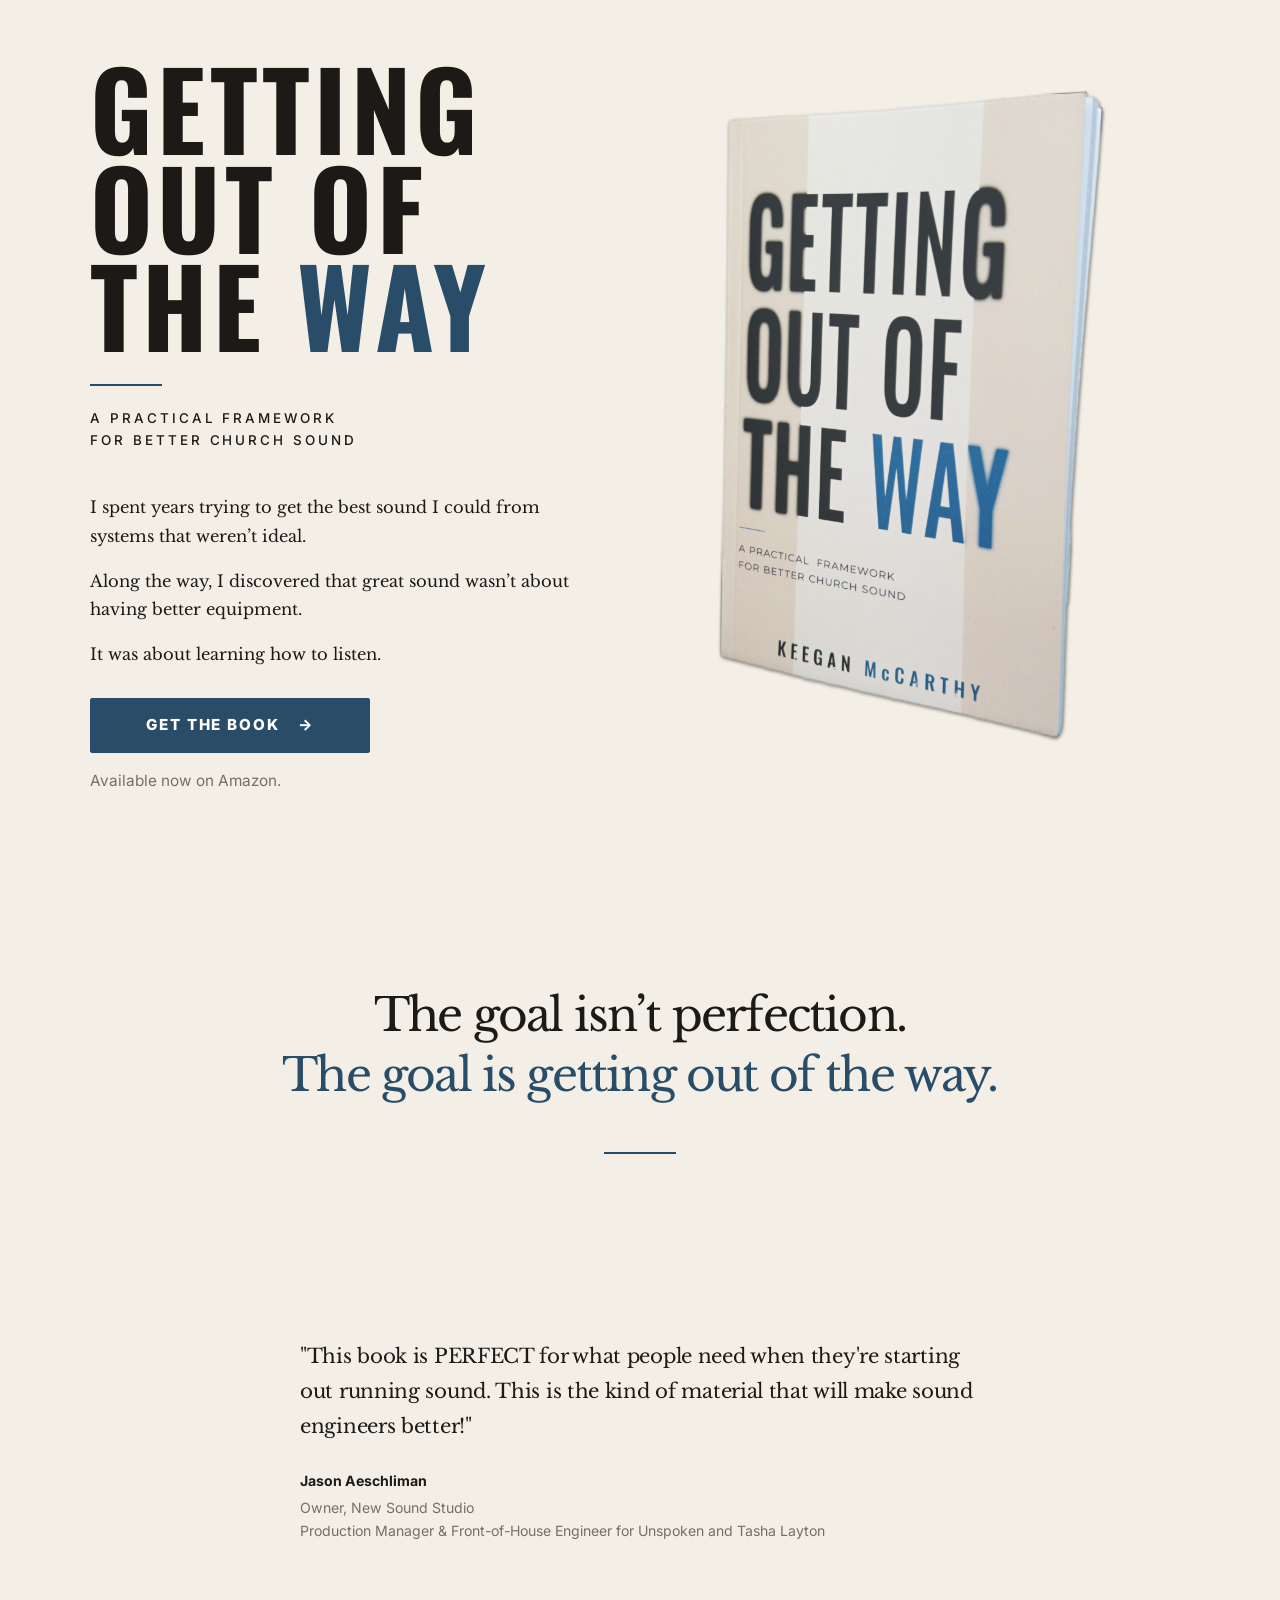
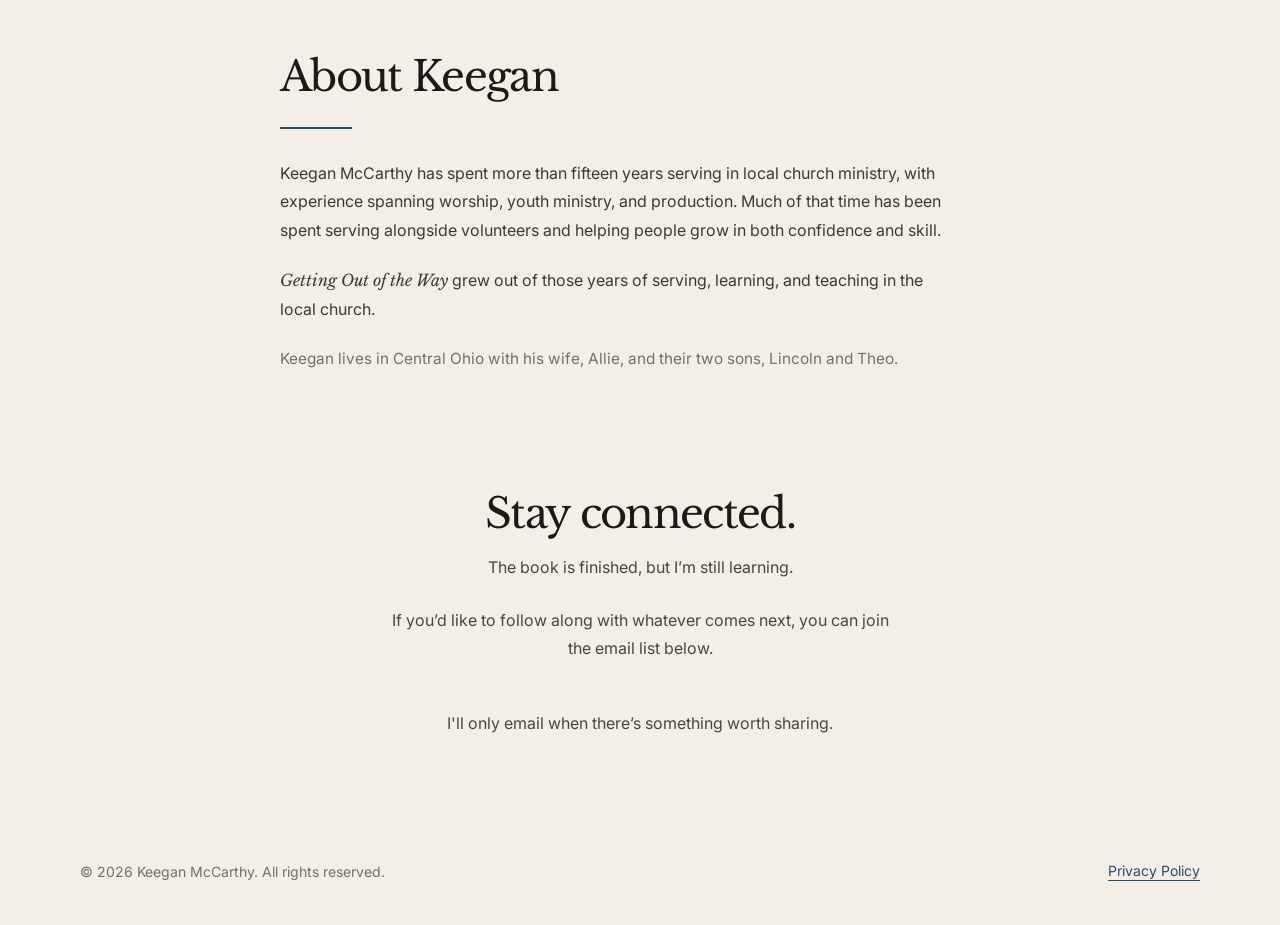
<file: index.html>
<!DOCTYPE html>
<html lang="en">
<head>
  <meta charset="utf-8" />
  <meta name="viewport" content="width=device-width, initial-scale=1" />

  <title>Getting Out of the Way | A Practical Framework for Better Church Sound</title>
  <meta name="description" content="Getting Out of the Way by Keegan McCarthy is a practical book for church sound volunteers, worship leaders, and production teams learning how to listen and mix with clarity." />

  <link rel="canonical" href="https://gettingoutofthewaybook.com/" />

  <meta property="og:site_name" content="Getting Out of the Way" />
  <meta property="og:title" content="Getting Out of the Way" />
  <meta property="og:description" content="A practical framework for better church sound—built around learning how to listen." />
  <meta property="og:type" content="book" />
  <meta property="og:url" content="https://gettingoutofthewaybook.com/" />
  <meta property="og:image" content="https://gettingoutofthewaybook.com/images/book-new.png" />
  <meta property="og:image:alt" content="Cover of Getting Out of the Way by Keegan McCarthy" />

  <meta name="twitter:card" content="summary_large_image" />
  <meta name="twitter:title" content="Getting Out of the Way" />
  <meta name="twitter:description" content="A practical framework for better church sound—built around learning how to listen." />
  <meta name="twitter:image" content="https://gettingoutofthewaybook.com/images/book-new.png" />

  <link rel="icon" href="images/book.png" />

  <script type="application/ld+json">
  {
    "@context": "https://schema.org",
    "@type": "Book",
    "name": "Getting Out of the Way",
    "subtitle": "A Practical Framework for Better Church Sound",
    "author": {
      "@type": "Person",
      "name": "Keegan McCarthy"
    },
    "description": "Getting Out of the Way is a practical framework for church sound volunteers, worship leaders, and production teams learning how to listen, mix with clarity, and serve their church with better sound.",
    "url": "https://gettingoutofthewaybook.com/",
    "image": "https://gettingoutofthewaybook.com/images/book-new.png",
    "inLanguage": "en",
    "bookFormat": "https://schema.org/Paperback"
  }
  </script>

  <link rel="preconnect" href="https://fonts.googleapis.com">
  <link rel="preconnect" href="https://fonts.gstatic.com" crossorigin>
  <link href="https://fonts.googleapis.com/css2?family=Inter:wght@400;500;600;700;800&family=Libre+Baskerville:ital,wght@0,400;0,700;1,400&family=Oswald:wght@500;600;700&display=swap" rel="stylesheet">

  <link rel="stylesheet" href="styles.css" />

  <!-- MailerLite Universal -->
  <script>
    (function(w,d,e,u,f,l,n){w[f]=w[f]||function(){(w[f].q=w[f].q||[])
    .push(arguments);},l=d.createElement(e),l.async=1,l.src=u,
    n=d.getElementsByTagName(e)[0],n.parentNode.insertBefore(l,n);})
    (window,document,'script','https://assets.mailerlite.com/js/universal.js','ml');
    ml('account', '2488984');
  </script>
  <!-- End MailerLite Universal -->
</head>

<body>
  <main>

    <!-- Hero -->
    <section class="hero" aria-labelledby="site-title">
      <div class="hero-inner">

        <div class="hero-copy">
          <h1 id="site-title">
            Getting<br>
            Out of<br>
            the <span>Way</span>
          </h1>

          <div class="small-rule" aria-hidden="true"></div>

          <p class="subtitle">
            A practical framework<br>
            for better church sound
          </p>

          <div class="hero-story">
            <p>I spent years trying to get the best sound I could from systems that weren’t ideal.</p>
            <p>Along the way, I discovered that great sound wasn’t about having better equipment.</p>
            <p>It was about learning how to listen.</p>
          </div>

          <a
            class="button"
            href="https://www.amazon.com/dp/B0HK916XJJ"
            target="_blank"
            rel="noopener noreferrer"
          >
            Get the book <span aria-hidden="true">→</span>
          </a>

          <p class="button-note">Available now on Amazon.</p>
        </div>

        <div class="hero-book">
          <img
            class="book"
            src="images/book-new.png"
            alt="Photograph of Getting Out of the Way, a paperback book by Keegan McCarthy"
          >
        </div>

      </div>
    </section>


    <!-- Core Idea -->
    <section class="closing-idea" aria-labelledby="closing-title">
      <div class="closing-inner">

        <h2 id="closing-title">
          The goal isn’t perfection.<br>
          <span>The goal is getting out of the way.</span>
        </h2>

        <div class="center-rule" aria-hidden="true"></div>

      </div>
    </section>


    <!-- Endorsement -->
    <section class="testimonial-section" aria-label="Endorsement">
      <figure class="testimonial">

        <blockquote>
          <p>&quot;This book is PERFECT for what people need when they're starting out running sound. This is the kind of material that will make sound engineers better!&quot;</p>
        </blockquote>

        <figcaption>
          <cite>Jason Aeschliman</cite>
          <span>Owner, New Sound Studio</span>
          <span>Production Manager &amp; Front-of-House Engineer for Unspoken and Tasha Layton</span>
        </figcaption>

      </figure>
    </section>


<!-- About -->
<section class="about-section" aria-labelledby="about-title">
  <div class="about-inner">

    <h2 id="about-title">About Keegan</h2>

    <div class="small-rule" aria-hidden="true"></div>

    <div class="about-copy">
      <p>
        Keegan McCarthy has spent more than fifteen years serving in local church ministry, with experience spanning worship, youth ministry, and production. Much of that time has been spent serving alongside volunteers and helping people grow in both confidence and skill.
      </p>

      <p>
        <em>Getting Out of the Way</em> grew out of those years of serving, learning, and teaching in the local church.
      </p>

      <p class="about-personal">
        Keegan lives in Central Ohio with his wife, Allie, and their two sons, Lincoln and Theo.
      </p>
    </div>

  </div>
</section>


    <!-- Email Signup -->
    <section class="signup-section" id="signup" aria-labelledby="signup-title">
      <div class="signup-inner">

        <h2 id="signup-title">Stay connected.</h2>

        <p>The book is finished, but I’m still learning.</p>

        <p>If you’d like to follow along with whatever comes next, you can join the email list below.</p>

        <div class="signup-form">
          <div class="ml-embedded" data-form="kvaGo1"></div>

          <p class="signup-small">
            I'll only email when there’s something worth sharing.
          </p>
        </div>

      </div>
    </section>

  </main>


  <!-- Footer -->
  <footer class="site-footer">

    <p>&copy; 2026 Keegan McCarthy. All rights reserved.</p>

    <nav aria-label="Footer navigation">
      <a href="privacy-policy.html">Privacy Policy</a>
    </nav>

  </footer>

</body>
</html>
</file>
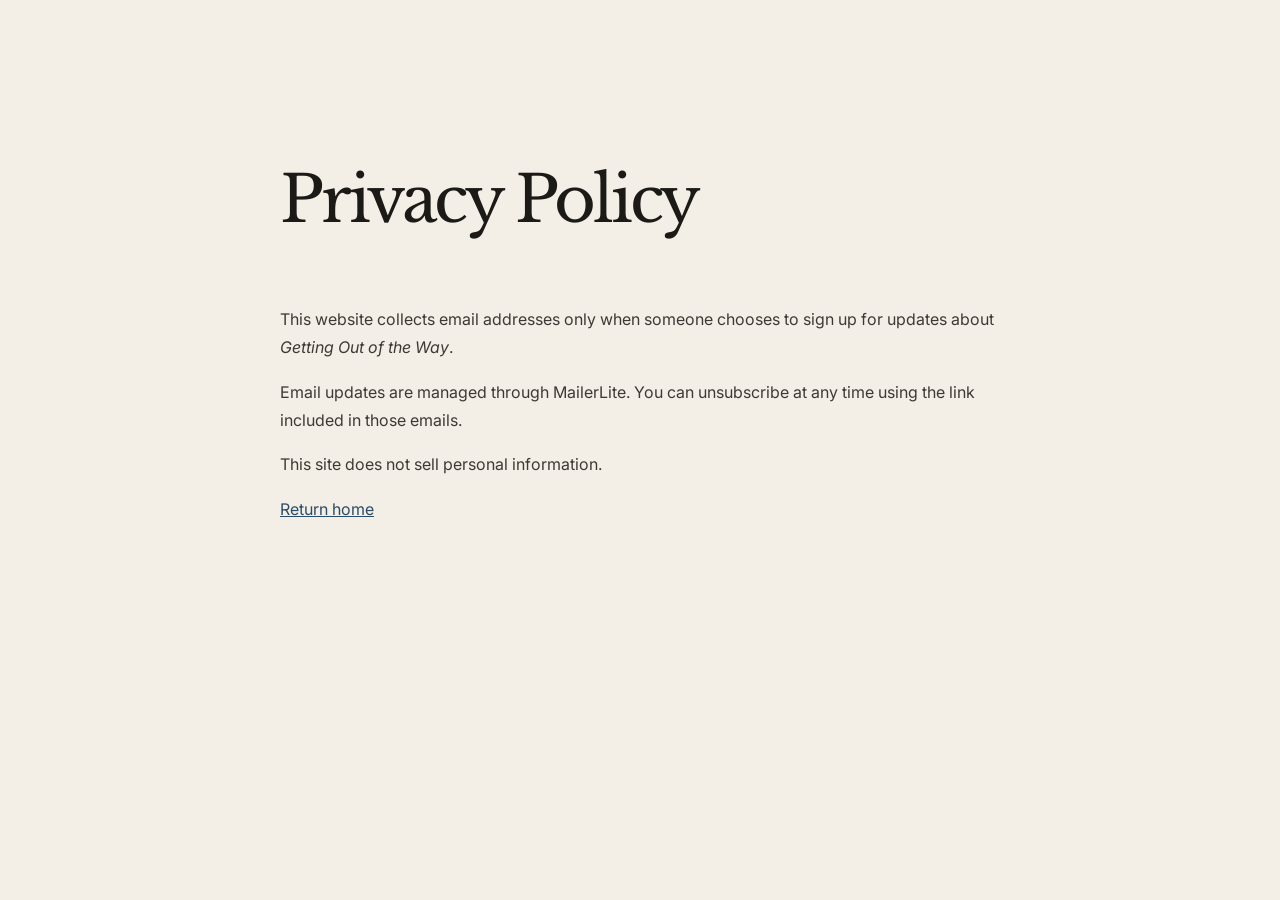
<file: privacy-policy.html>
<!DOCTYPE html>
<html lang="en">
<head>
  <meta charset="utf-8" />
  <meta name="viewport" content="width=device-width, initial-scale=1" />
  <title>Privacy Policy | Getting Out of the Way</title>
  <link rel="preconnect" href="https://fonts.googleapis.com">
  <link rel="preconnect" href="https://fonts.gstatic.com" crossorigin>
  <link href="https://fonts.googleapis.com/css2?family=Inter:wght@400;500;600;700&family=Libre+Baskerville:ital,wght@0,400;0,700;1,400&display=swap" rel="stylesheet">
  <link rel="stylesheet" href="styles.css" />
</head>
<body>
  <main class="policy-page">
    <article class="policy-content">
      <h1>Privacy Policy</h1>
      <p>This website collects email addresses only when someone chooses to sign up for updates about <em>Getting Out of the Way</em>.</p>
      <p>Email updates are managed through MailerLite. You can unsubscribe at any time using the link included in those emails.</p>
      <p>This site does not sell personal information.</p>
      <p><a href="index.html">Return home</a></p>
    </article>
  </main>
</body>
</html>
</file>
<file: styles.css>
:root {
  --paper: #f4efe6;
  --paper-deep: #e9dfd1;
  --ink: #1c1a17;
  --muted: #756f66;
  --blue: #294d68;
  --blue-dark: #1f3b50;
  --line: #d6c7b5;
}

* {
  box-sizing: border-box;
}

html {
  min-height: 100%;
  scroll-behavior: smooth;
}

body {
  margin: 0;
  min-height: 100%;
  color: var(--ink);
  background: var(--paper);
  font-family: "Inter", system-ui, -apple-system, BlinkMacSystemFont, "Segoe UI", sans-serif;
  line-height: 1.6;
}

img {
  display: block;
  max-width: 100%;
}

main {
  overflow: hidden;
}


/* Hero */

.hero {
  min-height: 92vh;
  display: flex;
  align-items: center;
  padding: clamp(34px, 4.5vw, 64px) 0 clamp(56px, 6.5vw, 92px);
}

.hero-inner {
  width: min(1100px, calc(100% - 56px));
  margin: 0 auto;
  display: grid;
  grid-template-columns: minmax(340px, 0.88fr) minmax(280px, 410px);
  align-items: center;
  gap: clamp(44px, 6.5vw, 94px);
}

.hero-copy {
  max-width: 540px;
}

.hero h1 {
  margin: 0;
  font-family: "Oswald", "Arial Narrow", Impact, sans-serif;
  font-size: clamp(4.55rem, 8.4vw, 7.35rem);
  font-weight: 700;
  line-height: 0.92;
  letter-spacing: 0.04em;
  text-transform: uppercase;
}

.hero h1 span {
  color: var(--blue);
}

.small-rule,
.center-rule {
  width: 72px;
  height: 2px;
  background: var(--blue);
}

.small-rule {
  margin: clamp(22px, 2.4vw, 30px) 0 22px;
}

.subtitle {
  margin: 0;
  color: var(--ink);
  font-size: clamp(0.84rem, 1.05vw, 1rem);
  font-weight: 500;
  letter-spacing: 0.22em;
  line-height: 1.6;
  text-transform: uppercase;
}

.hero-story {
  max-width: 500px;
  margin-top: clamp(28px, 3.4vw, 42px);
  font-family: "Libre Baskerville", Georgia, serif;
  font-size: clamp(1rem, 1.28vw, 1.18rem);
  line-height: 1.72;
}

.hero-story p {
  margin: 0 0 17px;
}

.hero-story p:last-child {
  margin-bottom: 0;
}

.button {
  width: fit-content;
  min-width: 280px;
  margin-top: clamp(22px, 2.4vw, 30px);
  display: inline-flex;
  align-items: center;
  justify-content: center;
  gap: 18px;
  padding: 14px 26px;
  background: var(--blue);
  color: #fff;
  border: 1px solid var(--blue);
  border-radius: 2px;
  font-size: 0.95rem;
  font-weight: 800;
  letter-spacing: 0.13em;
  text-decoration: none;
  text-transform: uppercase;
  transition: background 0.18s ease, color 0.18s ease, transform 0.18s ease;
}

.button:hover {
  background: var(--blue-dark);
  transform: translateY(-1px);
}

.button-note {
  max-width: 390px;
  margin: 15px 0 0;
  color: var(--muted);
  font-size: 0.96rem;
  line-height: 1.7;
}

.hero-book {
  justify-self: center;
  align-self: center;
  width: min(36vw, 390px);
  transform: translateY(-10px);
}

.book {
  width: 100%;
  height: auto;
  transition: transform 0.45s ease;
}

.hero-book:hover .book {
  transform: translateY(-8px);
}


/* Closing Idea */

.closing-idea {
  padding: clamp(74px, 8.5vw, 120px) 24px clamp(74px, 8.5vw, 112px);
}

.closing-inner {
  width: min(920px, 100%);
  margin: 0 auto;
  text-align: center;
}

.closing-idea h2 {
  margin: 0;
  font-family: "Libre Baskerville", Georgia, serif;
  font-size: clamp(1.95rem, 3.55vw, 3.2rem);
  font-weight: 400;
  line-height: 1.32;
  letter-spacing: -0.04em;
}

.closing-idea h2 span {
  color: var(--blue);
}

.closing-idea .center-rule {
  margin: clamp(32px, 4vw, 46px) auto 0;
}


/* Testimonial */

.testimonial-section {
  padding: clamp(54px, 6vw, 78px) 24px clamp(34px, 4vw, 52px);
}

.testimonial {
  width: min(680px, 100%);
  margin: 0 auto;
  text-align: left;
}

.testimonial blockquote {
  margin: 0;
}

.testimonial blockquote p {
  margin: 0;
  font-family: "Libre Baskerville", Georgia, serif;
  font-size: clamp(1.1rem, 1.55vw, 1.4rem);
  font-weight: 400;
  line-height: 1.75;
  letter-spacing: -0.015em;
}

.testimonial figcaption {
  margin-top: 26px;
  color: var(--muted);
  font-size: 0.88rem;
  line-height: 1.65;
}

.testimonial figcaption::before {
  content: none;
}

.testimonial cite,
.testimonial figcaption span {
  display: block;
}

.testimonial cite {
  margin-bottom: 3px;
  color: var(--ink);
  font-style: normal;
  font-weight: 700;
}


/* About */

.about-section {
  padding: clamp(38px, 4.5vw, 62px) 24px;
}

.about-inner {
  width: min(720px, 100%);
  margin: 0 auto;
}

.about-section h2 {
  margin: 0;
  font-family: "Libre Baskerville", Georgia, serif;
  font-size: clamp(2rem, 3.25vw, 2.75rem);
  font-weight: 400;
  line-height: 1.25;
  letter-spacing: -0.04em;
}

.about-section .small-rule {
  margin: 24px 0 30px;
}

.about-copy {
  max-width: 680px;
}

.about-copy p {
  margin: 0 0 22px;
  color: #3d3934;
  font-size: clamp(1rem, 1.2vw, 1.08rem);
  line-height: 1.78;
}

.about-copy p:last-child {
  margin-bottom: 0;
}

.about-copy em {
  font-family: "Libre Baskerville", Georgia, serif;
}

.about-personal {
  color: var(--muted) !important;
  font-size: 0.96rem !important;
}


/* Signup Section */

.signup-section {
  padding: clamp(38px, 4.5vw, 60px) 24px clamp(44px, 6vw, 72px);
}

.signup-inner {
  width: min(660px, 100%);
  margin: 0 auto;
  text-align: center;
}

.signup-section h2 {
  margin: 0 0 14px;
  font-family: "Libre Baskerville", Georgia, serif;
  font-size: clamp(2rem, 3.25vw, 2.75rem);
  font-weight: 400;
  line-height: 1.25;
  letter-spacing: -0.04em;
}

.signup-section p {
  max-width: 500px;
  margin: 0 auto 26px;
  color: #4b453e;
  font-size: clamp(1rem, 1.25vw, 1.08rem);
  line-height: 1.72;
}


/* Signup Form */

.signup-form {
  max-width: 620px;
  margin: 3rem auto 0;
}

.signup-form form {
  display: flex;
  flex-direction: column;
  gap: 0;
}

.signup-form input[type="email"] {
  width: 100%;
  height: 68px;
  padding: 0 1.5rem;
  font-family: "Inter", sans-serif;
  font-size: 1.15rem;
  color: var(--ink);
  background: #fffcf7;
  border: 1px solid var(--line);
  border-bottom: none;
  border-radius: 8px 8px 0 0;
  outline: none;
  transition: border-color 0.2s ease, box-shadow 0.2s ease;
}

.signup-form input[type="email"]::placeholder {
  color: #91887d;
}

.signup-form input[type="email"]:focus {
  border-color: var(--blue);
  box-shadow: 0 0 0 3px rgba(41, 77, 104, 0.14);
}

.signup-form button {
  width: 100%;
  height: 64px;
  background: var(--blue);
  color: #fff;
  border: 1px solid var(--blue);
  border-radius: 0 0 8px 8px;
  font-family: "Inter", sans-serif;
  font-size: 1.05rem;
  font-weight: 700;
  letter-spacing: 0.02em;
  cursor: pointer;
  transition: background 0.2s ease, border-color 0.2s ease, transform 0.15s ease;
}

.signup-form button:hover {
  background: var(--blue-dark);
  border-color: var(--blue-dark);
  transform: translateY(-1px);
}

.signup-form button:active {
  transform: translateY(0);
}

.signup-small {
  margin-top: 1.4rem;
  font-family: "Inter", sans-serif;
  font-size: 0.95rem;
  color: var(--muted);
  text-align: center;
}


/* Footer */

.site-footer {
  width: min(1120px, calc(100% - 48px));
  margin: 0 auto;
  padding: 24px 0 42px;
  display: flex;
  justify-content: space-between;
  gap: 28px;
  color: var(--muted);
}

.site-footer p {
  margin: 0;
  font-size: 0.88rem;
  line-height: 1.65;
}

.site-footer nav {
  display: flex;
  gap: clamp(24px, 5vw, 54px);
  align-items: center;
}

.site-footer a {
  color: var(--blue);
  font-size: 0.88rem;
  text-underline-offset: 4px;
}

.site-footer a:hover {
  color: var(--blue-dark);
}


/* Privacy Policy */

.policy-page {
  padding: clamp(50px, 8vw, 96px) 24px;
}

.policy-content {
  width: min(720px, 100%);
  margin: 0 auto;
}

.policy-content h1 {
  font-family: "Libre Baskerville", Georgia, serif;
  font-weight: 400;
  font-size: clamp(2.4rem, 5vw, 4rem);
  letter-spacing: -0.05em;
}

.policy-content p {
  color: #3d3934;
  font-size: 1rem;
  line-height: 1.78;
}

.policy-content a {
  color: var(--blue);
}


/* Responsive */

@media (max-width: 900px) {
  .hero {
    min-height: auto;
    align-items: start;
    padding-bottom: 70px;
  }

  .hero-inner {
    grid-template-columns: 1fr;
    gap: 38px;
  }

  .hero-book {
    justify-self: start;
    width: min(72vw, 360px);
    order: -1;
    transform: none;
  }

  .hero h1 {
    font-size: clamp(4rem, 14vw, 6.2rem);
  }

  .hero-story {
    max-width: 620px;
  }

  .button {
    min-width: 260px;
  }
}

@media (max-width: 680px) {
  .hero-inner,
  .site-footer {
    width: min(100% - 32px, 620px);
  }

  .hero {
    padding-top: 30px;
    padding-bottom: 62px;
  }

  .hero h1 {
    letter-spacing: 0.025em;
  }

  .subtitle {
    letter-spacing: 0.17em;
  }

  .hero-story {
    font-size: 1rem;
    line-height: 1.68;
  }

  .button {
    width: 100%;
    min-width: 0;
  }

  .button-note {
    max-width: none;
  }

  .closing-idea,
  .testimonial-section,
  .about-section,
  .signup-section {
    padding-left: 18px;
    padding-right: 18px;
  }

  .testimonial blockquote p {
    line-height: 1.55;
  }

  .about-section {
    padding-top: 38px;
    padding-bottom: 38px;
  }

  .about-section .small-rule {
    margin-top: 20px;
    margin-bottom: 26px;
  }

  .about-copy p {
    font-size: 1rem;
    line-height: 1.7;
  }

  .signup-section {
    padding-top: 38px;
  }

  .signup-form {
    max-width: 100%;
  }

  .signup-form input[type="email"] {
    height: 64px;
    font-size: 1rem;
  }

  .signup-form button {
    height: 62px;
    font-size: 0.98rem;
  }

  .site-footer {
    flex-direction: column;
    gap: 16px;
  }

  .site-footer nav {
    justify-content: flex-start;
  }
}


/* Signup States */

.signup-form button:disabled {
  opacity: 0.75;
  cursor: wait;
}

.signup-success {
  padding: 2rem;
  background: #fffcf7;
  border: 1px solid var(--line);
  border-radius: 8px;
}

.signup-success h3 {
  margin: 0 0 0.75rem;
  font-family: "Libre Baskerville", Georgia, serif;
  font-size: 1.6rem;
  font-weight: 400;
  color: var(--blue);
}

.signup-success p {
  margin: 0;
  color: var(--muted);
}


/* Clean up MailerLite embed */

.signup-form .ml-form-embedWrapper {
  background: transparent !important;
  padding: 0 !important;
  max-width: 100% !important;
  box-shadow: none !important;
}

.signup-form .ml-form-embedContent {
  display: none !important;
}

.signup-form .ml-form-formContent {
  margin: 0 !important;
}

.signup-form .ml-form-fieldRow {
  margin: 0 !important;
}

.signup-form input {
  height: 68px !important;
  border-radius: 8px 8px 0 0 !important;
  border: 1px solid var(--line) !important;
  border-bottom: none !important;
  font-size: 1.15rem !important;
}

.signup-form .ml-form-embedSubmit {
  margin: 0 !important;
}

.signup-form .ml-form-embedSubmit button {
  height: 64px !important;
  border-radius: 0 0 8px 8px !important;
  background: var(--blue) !important;
  border-color: var(--blue) !important;
  font-weight: 700 !important;
}
</file>
